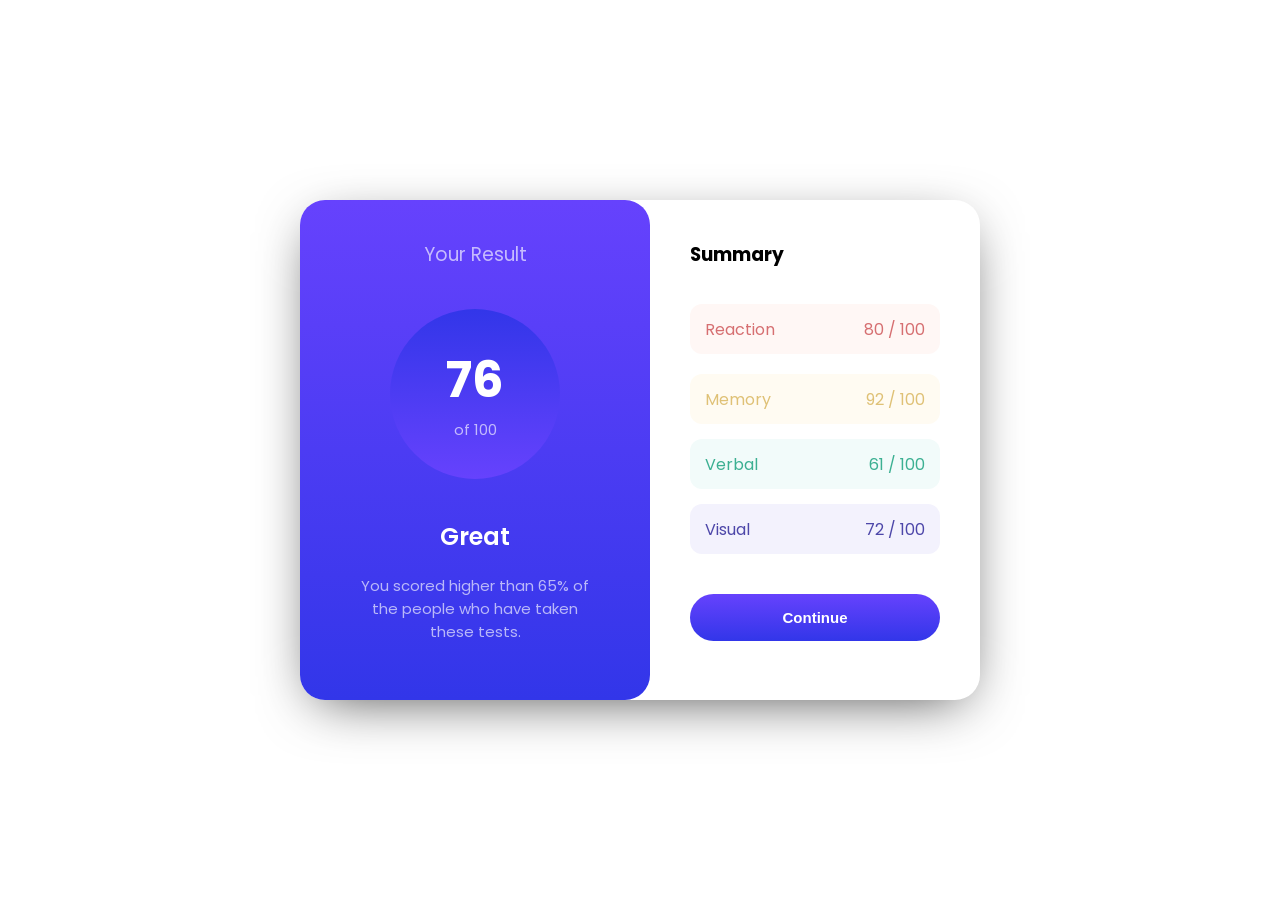
<file: results-summary-component-main/index.html>
<!DOCTYPE html>
<html lang="en">
<head>
  <meta charset="UTF-8">
  <meta name="viewport" content="width=device-width, initial-scale=1.0"> <!-- displays site properly based on user's device -->
  <link rel="stylesheet" href="style.css">
  <link rel="icon" type="image/png" sizes="32x32" href="./assets/images/favicon-32x32.png">
  
  <title>Frontend Mentor | Results summary component</title>

  <!-- Feel free to remove these styles or customise in your own stylesheet 👍 -->
  <style>
    .attribution { font-size: 11px; text-align: center; }
    .attribution a { color: hsl(228, 45%, 44%); }
  </style>
</head>
<body>

  <div class="container">
    <div class="box1">
      <h3>Your Result</h3>
      <div class="score">
        <div class="points">
          <h1>76</h1>
          <p>of 100</p>
        </div>
      </div>
      <h2>Great</h2>
      <p>You scored higher than 65% of the people who have taken these tests.</p>
    </div>
    
    <div class="box2">
      <h3>Summary</h3>
      <div class="caixas">
        
        <div class="linha1">
          <p>Reaction</p>
          <p>80 / 100</p>
        </div>
        <div class="linha2">
          <p>Memory</p>
          <p>92 / 100</p>
        </div>
        <div class="linha3">
          <p>Verbal</p>
          <p>61 / 100</p>
        </div>
        <div class="linha4">
          <p>Visual</p>
          <p>72 / 100</p>
        </div>
      </div>
      <button>Continue</button>
    </div>
  </div>
  

</body>
</html>
</file>
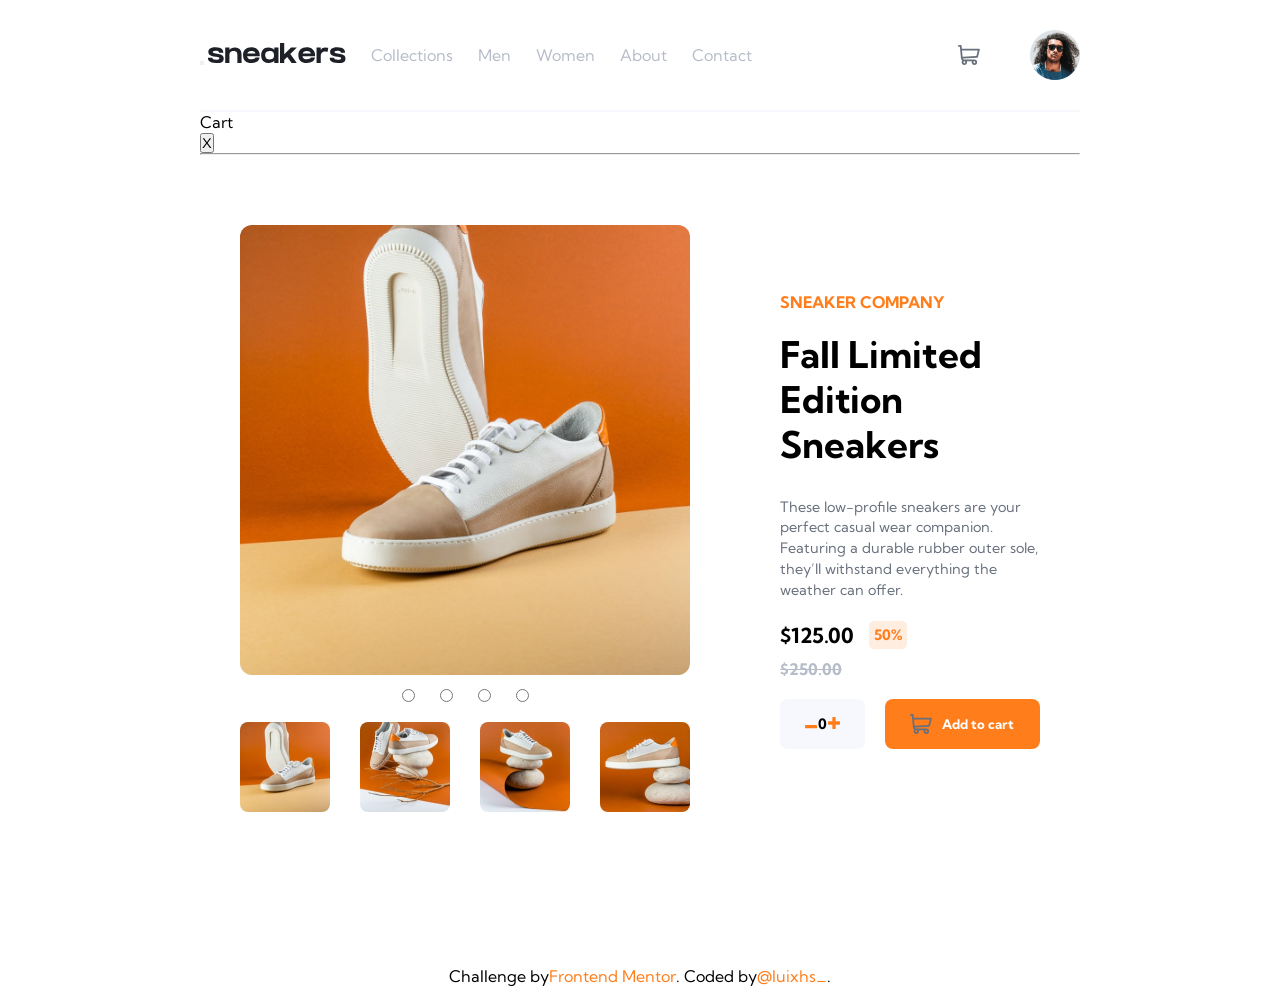
<file: e-commerce-product-page/ecommerce-product-page-main/index.html>
<!DOCTYPE html>
<html lang="pt-br">
<head>
  <meta charset="UTF-8">
  <meta name="viewport" content="width=device-width, initial-scale=1.0"> <!-- displays site properly based on user's device -->

  <link rel="icon" type="image/png" sizes="32x32" href="./images/favicon-32x32.png">
  <link rel="stylesheet" href="style.css">
  <link rel="stylesheet" href="mobile.css">
  
  <title>Frontend Mentor | E-commerce product page</title>

</head>
<body>

  <header id="header">
    <nav>
      <ul>
        <li>
          <figure class="mobile-menu">
            <button id="btn-menu"><img class="menu-hamburger"  src="images/icon-menu.svg" alt=""></button>
            <img class="logo" src="images/logo.svg" alt="logo">
          </figure>
        </li>
    
          <li  class="list-men">Collections</li>
          <li class="list-men">Men</li>
          <li class="list-men">Women</li>
          <li class="list-men">About</li>
          <li class="list-men">Contact</li>
        
        
          <figure class="profile">
            <img class="cart" src="images/icon-cart.svg" alt="">
            <img class="avatar" src="images/image-avatar.png" alt="">
            
          </figure>
       
        
      </ul>
    </nav>
    <nav class="navbar">
      <ul>
        <li >Collections</li>
        <li>Men</li>
        <li>Women</li>
        <li>About</li>
        <li>Contact</li>
      </ul>
    </nav>
   
  </header>

  <section class="cart-buy" id="cart-screen">
    <div class="header-cart">
      <p class="p-title">Cart</p>
      <button id="exit">X</button>
    </div>
    <hr>
  </section>

  <main>
    
    <section class="product">
      <figure>
        <img class="selected" src="images/image-product-1.jpg" alt="" id="img-change">
      </figure>
      <form action="#">
        <input type="radio" name="radio" id="radio1" class="radio-img">
        <input type="radio" name="radio" id="radio2" class="radio-img">
        <input type="radio" name="radio" id="radio3" class="radio-img">
        <input type="radio" name="radio" id="radio4" class="radio-img">
      </form>
      <figure>
        <ul class="thumbnail">
          <li><img src="images/image-product-1-thumbnail.jpg" alt=""></li>
          <li><img src="images/image-product-2-thumbnail.jpg" alt=""></li>
          <li><img src="images/image-product-3-thumbnail.jpg" alt=""></li>
          <li><img src="images/image-product-4-thumbnail.jpg" alt=""></li>
        </ul>
      </figure>
    </section>

    
    
    <section class="description">
      <h4>Sneaker Company</h4>
      <h1>Fall Limited Edition Sneakers</h1>
      <p>
        These low-profile sneakers are your perfect casual wear companion. Featuring a
        durable rubber outer sole, they’ll withstand everything the weather can offer.
      </p>
      <div class="price">
        <div class="line-price">
          <h3>$125.00</h3>
          <p class="percent">50%</p class="percent">
        </div>
        <span class="old-price">$250.00</span>
      </div>
      <div class="line-cart">
        <div class="quant"> <!--JS-->
          <button id="minus">
            <figure>
              <img src="images/icon-minus.svg" alt="minus">
            </figure>
          </button>
          <div id="value">0</div>
          <button id="plus">
            <figure>
              <img src="images/icon-plus.svg" alt="plus">
            </figure>
          </button>
        </div>
        <button class="btn" id="btnBuy"><img class="cart-btn" src="images/icon-cart.svg" alt="">Add to cart</button>
      </div>
    </section>
  </main>
  
  <div class="attribution">
    Challenge by <a href="https://www.frontendmentor.io?ref=challenge" target="_blank">Frontend Mentor</a>. 
    Coded by <a href="#"> @luixhs_</a>.
  </div>
  <script defer src="script.js"></script>
</body>
</html>
</file>
<file: results-summary-component-main/style.css>
@import url('https://fonts.googleapis.com/css2?family=Poppins:ital,wght@0,100;0,200;0,300;0,400;0,700;1,300&family=Roboto:wght@400;700&family=Urbanist:wght@300;500;600;700&display=swap');

*{
    margin: 0px;
    padding: 0px;
}

:root{
    --font1: 'Poppins', sans-serif;
    --font2: 'Roboto', sans-serif;
    --font3: 'Urbanist', sans-serif;
}

:root{
    --gradienteescuro: #3236E9;
    --gradienteclaro: #6642FD;
    --corbotao: #303B5A;
    --corvermelha1: #FFF7F5;
    --vermelha2: #D66F71;
    --amarelo1: #FFFBF2;
    --amarelo2: #DFC176;
    --verde1: #F2FBFA;
    --verde2: #3CB092;
    --cinza: #F3F2FD;
    --azul: #4D47A9;
}

body{
    font-family: var(--font1);
    margin-top: 200px

}

.container{
    background-color: white;
    display: flex;
    flex-direction: row;
    flex-wrap: wrap;
    margin: auto;
   height: 500px;
   width: 680px;
   border-radius: 25px;
-webkit-box-shadow: 0px 14px 56px -17px rgba(0,0,0,0.75);
   -moz-box-shadow: 0px 14px 56px -17px rgba(0,0,0,0.75);
   box-shadow: 0px 14px 56px -17px rgba(0,0,0,0.75);

}

.box1{
    background-image: linear-gradient(to top, var(--gradienteescuro), var(--gradienteclaro));
    color: white;
    text-align: center;
    padding: 40px;
    width: 270px;
    border-radius: 25px;
    
}

.box1 h3{
   
    padding-bottom: 40px ;
    font-weight: normal ;
    color: rgba(255, 255, 255, 0.644);;
}

.box1 p{
    color: rgba(255, 255, 255, 0.644);
    font-size: 15px;
    padding: 0px 14px;
}

.box1 h2{
    padding-top: 40px;
    padding-bottom: 20px ;
    font-weight: 600;
}

.box2{
    width: 250px;
    padding: 40px 30px 40px 40px;
    display: flex;
    flex-direction: column;
    
}



.caixas{
    padding-top: 35px;
}

.linha1{
    background-color: var(--corvermelha1);
    color: var(--vermelha2);
    display: flex;
    align-items: center;
    justify-content: space-between;
    height: 50px;
    margin-bottom: 20px;
    padding: 0px 15px 0px 15px;
    border-radius: 12px;
}

.linha2{
    background-color: var(--amarelo1);
    color: var(--amarelo2);
    display: flex;
    align-items: center;
    justify-content: space-between;
    height: 50px;
    margin-bottom: 15px;
    padding: 0px 15px 0px 15px;
    border-radius: 12px;
}

.linha3{
    background-color: var(--verde1);
    color: var(--verde2);
    display: flex;
    align-items: center;
    justify-content: space-between;
    height: 50px;
    margin-bottom: 15px;
    padding: 0px 15px 0px 15px;
    border-radius: 12px;
}


.linha4{
    background-color: var(--cinza);
    color: var(--azul);
    display: flex;
    align-items: center;
    justify-content: space-between;
    height: 50px;
    padding: 0px 15px 0px 15px;
    border-radius: 12px;
}

button{
    padding: 15px;
    border-radius: 45px;
    margin-top: 40px;
    border-style: none;
    background-image: linear-gradient(to top, var(--gradienteescuro), var(--gradienteclaro));
    font-size: 15px;
    font-weight: bold;
    color: white;
}

.score{
    border-radius: 50%;
    background-image: linear-gradient(to top, var(--gradienteclaro), var(--gradienteescuro));
    text-align: center;
    margin: auto;
    width: 170px;
    height: 170px;
   
}

.score h1{
    font-size: 50px;
}

h2{
    padding-top: 20px;
}

.points{
    padding-top: 20%;
}
</file>
<file: e-commerce-product-page/ecommerce-product-page-main/style.css>
@import url('https://fonts.googleapis.com/css2?family=Kumbh+Sans:wght@400;700&display=swap');

:root{
    /* Primary */
    --Orange: hsl(26, 100%, 55%);
    --Pale: hsl(25, 100%, 94%);
    
    /* Neutral */
    --Verydarkblue: hsl(220, 13%, 13%);
    --Darkgrayishblue: hsl(219, 9%, 45%);
    --Grayishblue: hsl(220, 14%, 75%);
    --Lightgrayishblue: hsl(223, 64%, 98%);
    
    --font:'Kumbh Sans', sans-serif;
}

*{
    font-family: var(--font);
    margin: 0px;
    padding: 0px;
}

body{
    list-style: none;
    height: 100vh;
    margin: 30px 200px
}

main{
    display: flex;

}

header nav ul{
    display: flex;
    gap: 25px;
    list-style: none;
    align-items: center;
    color: var(--Grayishblue);
    padding-bottom: 30px;
    border-bottom: 2px solid var(--Lightgrayishblue);
    
 
}

.menu-hamburger{
    display: none;
}


nav.navbar{
    display: none;
   
}


header nav ul li{
    transition: all 0.5s;
    cursor: pointer;
    

}

header nav ul li:hover{
    color: var(--Darkgrayishblue);
    text-decoration: 2px underline var(--Orange);

}

nav figure.profile{
    display: flex;
    align-items: center;
    gap: 50px;
  justify-content: flex-end;
    flex-grow: 2;
}

.profile img.avatar{
    width: 50px
}

/* main */

main{
    margin: 70px 40px;
    padding-bottom: 80px;
    display: flex;
    gap: 90px;
    align-items: center

   
}

section .selected{
    width: 450px;
    border-radius: 12px; 
}

section form{
    display: flex;
    justify-content: center;
    gap: 25px;
    margin-top: 10px;
    
}



ul.thumbnail{
    display: flex;
    justify-content: space-between;
    list-style: none;
    padding-top: 20px;
}

ul.thumbnail img{
    width: 90px;
    border-radius: 8px;
    transition: all 0.5s;

}

/* ul.thumbnail img:hover{
    border: 2.5px solid var(--Orange);
  
} */

section.description{
    display: flex;
    flex-direction: column;
    justify-content: space-around;

}

h4{
    color: var(--Orange);
    padding-bottom: 20px;
    text-transform: uppercase;
}

h1{
    font-size: 2.3rem;
    padding-bottom: 30px
}

.description p{
    font-size: 0.9rem;
    color: var(--Darkgrayishblue);
    line-height: 1.3rem;
}

.price{
    display: flex;
    flex-direction: column;
    gap: 10px;
    padding: 20px 0px;
}

.line-price{
    display: flex;
    align-items: center;
    gap: 15px;
}

p.percent{
    font-weight: 700;
    background-color: var(--Pale);
    color: var(--Orange);
    padding: 4px 5px;
    border-radius: 5px;
}

.old-price{
    color: var(--Grayishblue);
    font-weight: 700;
    text-decoration: line-through ;
}

.line-price h3{
    font-size: 1.3rem
}

.line-cart{
    display: flex;
    justify-content: space-between;
    gap: 20px;
}

.quant{
    display: flex;
    background-color: var(--Lightgrayishblue);
    flex-grow: 1;
    font-weight: 700;
    font-size: 0.9rem;
    padding: 15px 25px;
    align-items: center;
    justify-content: space-between;
    border-radius: 8px;

}

.btn{
    display: flex;
    align-items: center;
    justify-content: center;
    background-color: var(--Orange);
    color: white;
    border: none;
    gap: 10px;
    font-weight: 700;
    flex-grow: 1;
    padding: 15px 25px;
    border-radius: 8px;
    cursor: pointer
}

button#plus, button#minus{
    background: none;
    border: none;
}

.attribution{
    display: flex;
    justify-content: center;
}

.attribution a{
   color: var(--Orange);
   text-decoration: none;
}
</file>
<file: e-commerce-product-page/ecommerce-product-page-main/mobile.css>
@media screen and (max-width: 640px) {
    
    main{
        flex-direction: column;
        margin: 0px;
        gap: 17px;
       
    }

    h1{
        font-size: 2.3rem;
        padding-bottom: 15px;
    }

    h4{
        color: var(--Orange);
        padding-bottom: 15px;
        text-transform: uppercase;
    }

    img.selected {
        width: 100vw;
        border-radius: 0px;
        margin: 0px;
    
        
        
    
    }

    body{
        list-style: none;
        height: 100vh;
        margin: 15px;
    }

    #header {
        height: 60px;
        transition: all .5s;

    }



   

    nav figure.profile{
        gap: 20px;
    }

    li.list-men{
        display: none;
     
    }

    /* carrinho */
    #cart-screen{
        left: 50%;
        transform: translate(-50%);
        position: absolute;
        text-align: center;
        background-color: white;
        width: 90%;
        height: 250px;
        margin-top: 15px;
        border-radius: 12px;
        display: none;
    }

    .header-cart{
        display: flex;
        justify-content: space-between;
        padding: 20px 15px;
    }

    .p-title{
        font-weight: 700;
    }

    button#exit{
        font-weight: 700;
        color: white;
        background-color: var(--Orange);
        border: none;
        width: 19px;
        border-radius: 4px;
        cursor: pointer;
    }

    nav.navbar{
        display: flex;
        justify-content: space-around;
        padding: 30px;
        overflow: hidden;
        cursor: pointer;
        align-items: center;
        
    }

    nav.navbar ul{
        list-style-type: none;
        display: flex;
        gap: 20px;
      
    
    }

    nav.navbar ul li:hover{
        font-size: 1.1rem;
    
    }

    .menu-hamburger{
        cursor: pointer;
        display: flex;
    }

    .description p{
        font-size: 1rem;
        color: var(--Darkgrayishblue);
        line-height: 1.4rem;
    }

    figure.mobile-menu{
        display: flex;
        align-items: center;
        gap: 20px;

    }

    figure.mobile-menu button{
       
        background-color: white;
        border: none;
    }

    .profile img.avatar{
        width: 35px;
    }

    header nav ul{
        
        padding-bottom: 20px;
        border-bottom: none;
    
    }

    ul.thumbnail{
        display: none;
        padding: 0px;
    }

    .price{
        display: flex;
        flex-direction: row;
        gap: 10px;
        flex-grow: 2;
        align-items: center;
        padding: 20px 0px;
        justify-content: space-between;
    }

    p.percent{
  
        background-color: var(--Pale);
        color: var(--Orange);
        padding: 4px 7px;
        border-radius: 5px;
    }

    .line-cart{
        display: flex;
        justify-content: space-between;
        flex-direction: column;
        gap: 20px;
    }

}
</file>
